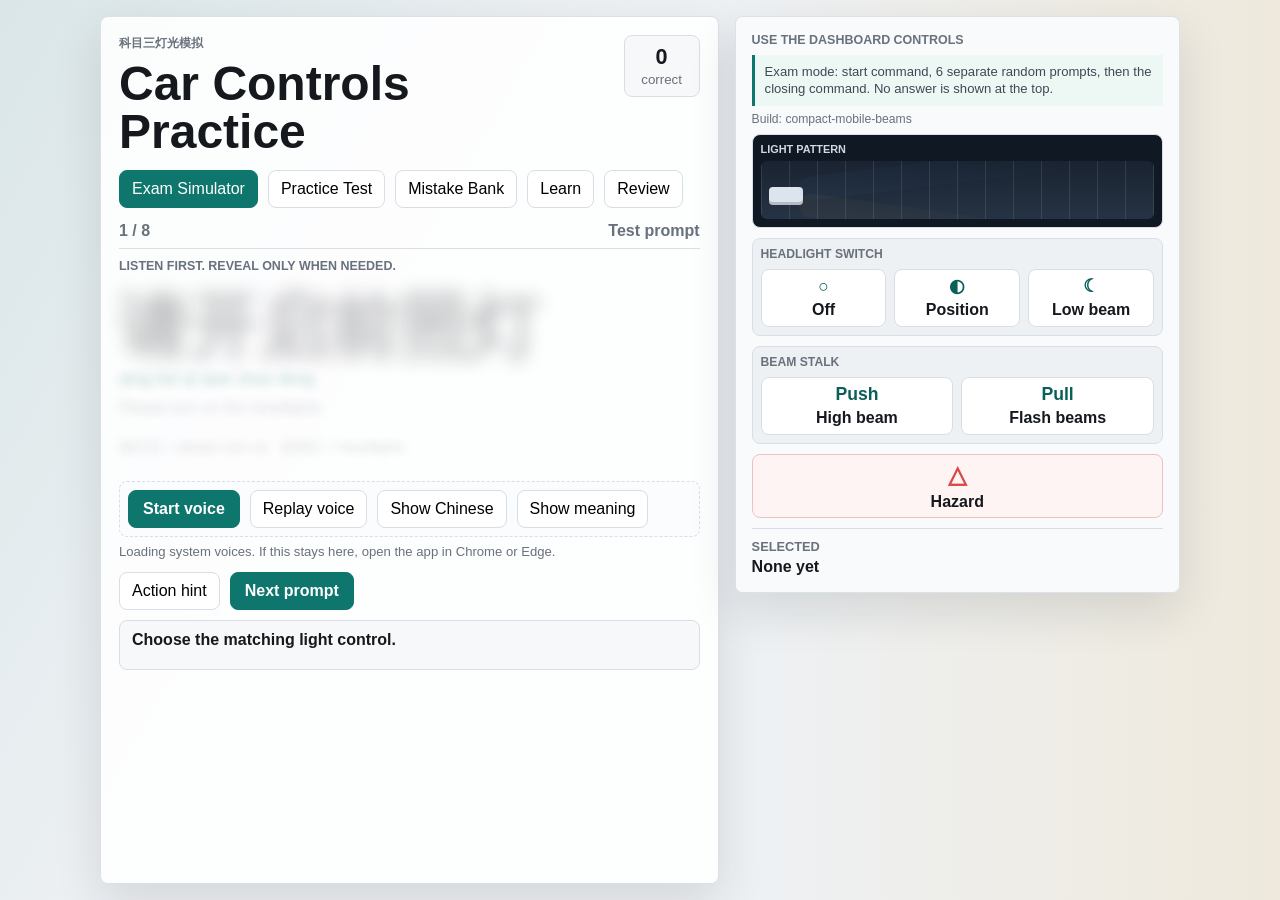
<file: index.html>
<!doctype html>
<html lang="en">
  <head>
    <meta charset="UTF-8" />
    <meta name="viewport" content="width=device-width, initial-scale=1.0" />
    <title>Chinese Night Lights Practice - Car Controls</title>
    <link rel="stylesheet" href="./styles.css" />
  </head>
  <body>
    <main class="app-shell">
      <section class="practice-panel" aria-labelledby="app-title">
        <div class="topbar">
          <div>
            <p class="eyebrow">科目三灯光模拟</p>
            <h1 id="app-title">Car Controls Practice</h1>
          </div>
          <div class="score-box" aria-live="polite">
            <span id="score">0</span>
            <small>correct</small>
          </div>
        </div>

        <div class="mode-row" role="group" aria-label="Practice mode">
          <button class="mode-button active" data-mode="exam" type="button">Exam Simulator</button>
          <button class="mode-button" data-mode="practice" type="button">Practice Test</button>
          <button class="mode-button" data-mode="mistakes" type="button">Mistake Bank</button>
          <button class="mode-button" data-mode="learn" type="button">Learn</button>
          <button class="mode-button" data-mode="review" type="button">Review</button>
        </div>

        <section class="prompt-area" id="quiz-view">
          <div class="prompt-meta">
            <span id="counter">1 / 14</span>
            <span id="category">Low beam</span>
          </div>
          <p class="prompt-label" id="prompt-label">Listen first. Reveal only when needed.</p>
          <h2 id="chinese-prompt">请开启前照灯</h2>
          <p id="pinyin-helper">qing kai qi qian zhao deng</p>
          <p id="english-helper">Please turn on the headlights</p>
          <p id="breakdown-helper">请开启 = please turn on · 前照灯 = headlights</p>

          <div class="reveal-strip" aria-label="Prompt reveal controls">
            <button id="start-voice-button" class="primary-button" type="button">Start voice</button>
            <button id="test-english-button" class="secondary-button diagnostic-control" type="button">Test English sound</button>
            <button id="replay-button" class="secondary-button" type="button">Replay voice</button>
            <button id="show-chinese-button" class="secondary-button" type="button">Show Chinese</button>
            <button id="show-meaning-button" class="secondary-button" type="button">Show meaning</button>
          </div>
          <p class="voice-status" id="voice-status">Voice not started yet.</p>
          <p class="voice-list" id="voice-list" hidden></p>

          <div class="prompt-actions">
            <button id="speak-button" class="secondary-button" type="button">Hear Chinese</button>
            <button id="hint-button" class="secondary-button" type="button">Action hint</button>
            <button id="next-button" class="primary-button" type="button">Next prompt</button>
          </div>

          <div class="feedback" id="feedback" aria-live="polite"></div>
          <div class="inline-fail hidden" id="inline-fail">
            <strong>💀 Exam failed</strong>
            <span id="inline-fail-detail">One wrong light action ends the exam simulator.</span>
          </div>
        </section>

        <section class="learn-area hidden" id="learn-view">
          <h2>Learn the groups</h2>
          <div class="lesson-grid" id="lesson-grid"></div>
        </section>

        <section class="review-area hidden" id="review-view">
          <h2>Full Chinese version</h2>
          <div class="table-wrap">
            <table>
              <thead>
                <tr>
                  <th>No.</th>
                  <th>Chinese command</th>
                  <th>Pinyin</th>
                  <th>Meaning clue</th>
                  <th>Car action</th>
                </tr>
              </thead>
              <tbody id="review-table"></tbody>
            </table>
          </div>
        </section>

        <section class="mistakes-area hidden" id="mistakes-view">
          <div class="mistake-header">
            <div>
              <h2>Mistake Bank</h2>
              <p>Prompts you miss are collected here so you can drill them later.</p>
            </div>
            <div class="mistake-actions">
              <button id="drill-mistakes-button" class="primary-button" type="button">Drill mistakes</button>
              <button id="clear-mistakes-button" class="secondary-button" type="button">Clear stats</button>
            </div>
          </div>
          <div class="mistake-empty" id="mistake-empty">No mistakes saved yet. Miss one in Exam Simulator or Practice Test and it will appear here.</div>
          <div class="table-wrap" id="mistake-table-wrap">
            <table>
              <thead>
                <tr>
                  <th>Misses</th>
                  <th>Chinese command</th>
                  <th>Pinyin</th>
                  <th>Correct action</th>
                  <th>Last wrong choice</th>
                </tr>
              </thead>
              <tbody id="mistake-table"></tbody>
            </table>
          </div>
        </section>
      </section>

      <aside class="car-panel" aria-label="Car light controls">
        <div class="dashboard">
          <p class="panel-label">Use the dashboard controls</p>
          <div class="training-note" id="training-note">
            Exam mode: start command, 6 separate random prompts, then closing command.
          </div>
          <div class="version-note">Build: compact-mobile-beams</div>
          <div class="cockpit" id="answers" aria-label="Car controls answer area">
            <div class="control-console">
              <div class="light-preview" aria-hidden="true">
                <span class="preview-label">Light pattern</span>
                <div class="beam-stage">
                  <span class="beam-ray low-ray"></span>
                  <span class="beam-ray high-ray"></span>
                  <span class="hazard-pulse"></span>
                </div>
              </div>

              <div class="switch-cluster" aria-label="Headlight rotary switch">
                <span class="cluster-label">Headlight switch</span>
                <button class="car-control dial-option" type="button" data-action="off" data-control="off">
                  <span>○</span>
                  <strong>Off</strong>
                </button>
                <button class="car-control dial-option" type="button" data-control="position">
                  <span>◐</span>
                  <strong>Position</strong>
                </button>
                <button class="car-control dial-option" type="button" data-action="low" data-control="low">
                  <span>☾</span>
                  <strong>Low beam</strong>
                </button>
              </div>

              <div class="stalk-cluster" aria-label="Steering column stalk">
                <span class="cluster-label">Beam stalk</span>
                <button class="car-control stalk-option" type="button" data-action="high" data-control="high">
                  <span>Push</span>
                  <strong>High beam</strong>
                </button>
                <button class="car-control stalk-option" type="button" data-action="flash" data-control="flash">
                  <span>Pull</span>
                  <strong>Flash beams</strong>
                </button>
              </div>

              <button class="car-control hazard-button" type="button" data-control="hazard" aria-label="Hazard warning lights">
                <span>△</span>
                <strong>Hazard</strong>
              </button>
            </div>
          </div>
          <div class="current-action">
            <span>Selected</span>
            <strong id="selected-action">None yet</strong>
          </div>
        </div>
      </aside>
    </main>

    <div class="fail-overlay hidden" id="fail-overlay" role="dialog" aria-modal="true" aria-labelledby="fail-title">
      <div class="fail-modal">
        <div class="fail-face" aria-hidden="true">💀</div>
        <p class="eyebrow">Exam failed instantly</p>
        <h2 id="fail-title">灯光考试寄了</h2>
        <p id="fail-detail">One wrong light action ends the exam simulator.</p>
        <div class="fail-actions">
          <button id="retry-exam-button" class="primary-button" type="button">Retry exam</button>
          <button id="study-after-fail-button" class="secondary-button" type="button">Study this one</button>
        </div>
      </div>
    </div>

    <script src="./app.js?v=20260603-compact-mobile-beams"></script>
  </body>
</html>
</file>
<file: styles.css>
:root {
  color-scheme: light;
  --ink: #15181d;
  --muted: #69717d;
  --line: #d9dee6;
  --panel: #f7f8fa;
  --white: #ffffff;
  --accent: #0f766e;
  --accent-strong: #0b5f59;
  --amber: #f2b84b;
  --blue: #3b82f6;
  --red: #d94747;
  --green-soft: #dff4ed;
  --red-soft: #fbe3e3;
}

* {
  box-sizing: border-box;
}

body {
  margin: 0;
  min-height: 100vh;
  font-family: Inter, "Segoe UI", Arial, sans-serif;
  color: var(--ink);
  background:
    linear-gradient(120deg, rgba(15, 118, 110, 0.09), transparent 36%),
    linear-gradient(270deg, rgba(242, 184, 75, 0.14), transparent 42%),
    #eef1f4;
}

button {
  font: inherit;
}

.app-shell {
  display: grid;
  grid-template-columns: minmax(0, 1fr) minmax(320px, 0.72fr);
  gap: 16px;
  width: min(1080px, calc(100% - 24px));
  min-height: 100svh;
  margin: 0 auto;
  padding: 16px 0;
  align-items: stretch;
}

.practice-panel,
.car-panel {
  background: rgba(255, 255, 255, 0.88);
  border: 1px solid rgba(217, 222, 230, 0.9);
  border-radius: 8px;
  box-shadow: 0 18px 48px rgba(20, 27, 36, 0.12);
}

.practice-panel {
  padding: 18px;
  display: flex;
  flex-direction: column;
  gap: 14px;
}

.topbar {
  display: flex;
  align-items: flex-start;
  justify-content: space-between;
  gap: 20px;
}

.eyebrow,
.prompt-label,
.panel-label {
  margin: 0 0 8px;
  color: var(--muted);
  font-size: 0.78rem;
  letter-spacing: 0;
  text-transform: uppercase;
  font-weight: 700;
}

h1,
h2,
p {
  margin-top: 0;
}

h1 {
  margin-bottom: 0;
  font-size: clamp(1.55rem, 4vw, 3rem);
  line-height: 1;
  letter-spacing: 0;
}

.score-box {
  min-width: 76px;
  padding: 8px 10px;
  border: 1px solid var(--line);
  border-radius: 8px;
  background: var(--panel);
  text-align: center;
}

.score-box span {
  display: block;
  font-size: 1.35rem;
  font-weight: 800;
}

.score-box small {
  color: var(--muted);
}

.mode-row,
.prompt-actions,
.reveal-strip {
  display: flex;
  flex-wrap: wrap;
  gap: 10px;
}

.mode-button,
.secondary-button,
.primary-button,
.answer-button,
.car-control {
  border: 1px solid var(--line);
  border-radius: 8px;
  min-height: 38px;
  cursor: pointer;
  transition: transform 160ms ease, border-color 160ms ease, background 160ms ease;
}

.mode-button,
.secondary-button {
  background: var(--white);
  padding: 0 12px;
}

.mode-button.active,
.primary-button {
  background: var(--accent);
  border-color: var(--accent);
  color: white;
}

.primary-button {
  padding: 0 14px;
  font-weight: 750;
}

.mode-button:hover,
.secondary-button:hover,
.primary-button:hover,
.answer-button:hover,
.car-control:hover {
  transform: translateY(-1px);
}

button:disabled {
  cursor: not-allowed;
  opacity: 0.48;
  transform: none;
}

.prompt-area {
  display: grid;
  gap: 10px;
  align-content: start;
  min-height: 0;
}

.prompt-area.listening #chinese-prompt {
  color: transparent;
  text-shadow: 0 0 18px rgba(21, 24, 29, 0.28);
  user-select: none;
}

.prompt-area.listening #english-helper {
  color: transparent;
  text-shadow: 0 0 10px rgba(105, 113, 125, 0.24);
  user-select: none;
}

.prompt-meta {
  display: flex;
  justify-content: space-between;
  gap: 12px;
  padding-bottom: 8px;
  border-bottom: 1px solid var(--line);
  color: var(--muted);
  font-weight: 700;
}

#chinese-prompt {
  max-width: 780px;
  margin-bottom: 0;
  font-size: clamp(2rem, 5.5vw, 4.8rem);
  line-height: 1.03;
  letter-spacing: 0;
}

#english-helper {
  min-height: 1.2rem;
  color: var(--muted);
  font-size: 0.98rem;
}

#pinyin-helper {
  min-height: 1.1rem;
  margin-top: -6px;
  margin-bottom: 0;
  color: #0f766e;
  font-size: 0.98rem;
  font-weight: 750;
  line-height: 1.35;
}

#breakdown-helper {
  min-height: 1.2rem;
  margin-top: -6px;
  color: #3f4854;
  font-size: 0.9rem;
  line-height: 1.35;
}

.feedback {
  min-height: 50px;
  padding: 10px 12px;
  border: 1px solid var(--line);
  border-radius: 8px;
  background: var(--panel);
  font-weight: 700;
}

.reveal-strip {
  padding: 8px;
  border: 1px dashed var(--line);
  border-radius: 8px;
  background: #fbfcfd;
}

.voice-status {
  min-height: 1rem;
  margin: -4px 0 0;
  color: var(--muted);
  font-size: 0.82rem;
  line-height: 1.4;
}

.voice-status.ready {
  color: #0d5f43;
}

.voice-status.problem {
  color: #8e2424;
}

.voice-list {
  display: none;
}

.diagnostic-control {
  display: none;
}

.feedback.correct {
  border-color: #8ed6bd;
  background: var(--green-soft);
  color: #0d5f43;
}

.feedback.wrong {
  border-color: #f0aaaa;
  background: var(--red-soft);
  color: #8e2424;
}

.inline-fail {
  display: grid;
  gap: 6px;
  padding: 10px 12px;
  border: 2px solid #e05c5c;
  border-radius: 8px;
  background: #fff0f0;
  color: #8e2424;
  animation: failPop 220ms ease-out;
}

.inline-fail.hidden {
  display: none;
}

.inline-fail strong {
  font-size: 1.35rem;
}

.car-panel {
  overflow: hidden;
  align-self: start;
}

.dashboard {
  padding: 16px;
  background: #f9fafb;
}

.control-grid {
  display: grid;
  grid-template-columns: 1fr;
  gap: 10px;
}

.cockpit {
  display: block;
}

.control-console {
  display: grid;
  gap: 10px;
}

.light-preview {
  display: grid;
  gap: 6px;
  padding: 8px;
  border: 1px solid var(--line);
  border-radius: 8px;
  background: #101824;
}

.preview-label {
  color: #cfd8e3;
  font-size: 0.68rem;
  font-weight: 800;
  text-transform: uppercase;
}

.beam-stage {
  position: relative;
  height: 58px;
  overflow: hidden;
  border-radius: 6px;
  background:
    linear-gradient(90deg, rgba(255, 255, 255, 0.1) 0 1px, transparent 1px) 0 0 / 28px 100%,
    linear-gradient(180deg, #192331 0%, #263344 100%);
}

.beam-stage::before {
  content: "";
  position: absolute;
  left: 8px;
  bottom: 14px;
  width: 34px;
  height: 18px;
  border-radius: 4px;
  background: #dce4ee;
  box-shadow: inset 0 -3px 0 rgba(21, 24, 29, 0.2);
}

.beam-ray {
  position: absolute;
  left: 38px;
  width: 78%;
  height: 24px;
  border-radius: 999px;
  transform-origin: left center;
  transition: opacity 180ms ease, transform 180ms ease, filter 180ms ease;
}

.low-ray {
  top: 31px;
  background: linear-gradient(90deg, rgba(242, 184, 75, 0.8), rgba(242, 184, 75, 0));
  transform: rotate(8deg);
}

.high-ray {
  top: 17px;
  background: linear-gradient(90deg, rgba(90, 152, 255, 0.82), rgba(90, 152, 255, 0));
  opacity: 0;
  transform: rotate(-7deg) scaleX(0.92);
}

.hazard-pulse {
  position: absolute;
  right: 14px;
  bottom: 9px;
  width: 14px;
  height: 14px;
  border: 2px solid #ff7373;
  transform: rotate(45deg);
  opacity: 0;
}

.car-panel.high .low-ray,
.car-panel.flash .low-ray {
  opacity: 0.28;
}

.car-panel.high .high-ray {
  opacity: 1;
  filter: drop-shadow(0 0 10px rgba(90, 152, 255, 0.4));
  transform: rotate(-8deg) scaleX(1.06);
}

.car-panel.flash .high-ray {
  animation: beamFlash 620ms ease-in-out infinite alternate;
}

.car-panel.parking .low-ray {
  opacity: 0.22;
}

.car-panel.parking .hazard-pulse {
  animation: hazardPulse 760ms ease-in-out infinite;
}

.car-panel.off .low-ray,
.car-panel.off .high-ray {
  opacity: 0.05;
}

@keyframes beamFlash {
  from {
    opacity: 0.18;
    transform: rotate(8deg) scaleX(0.86);
  }
  to {
    opacity: 1;
    filter: drop-shadow(0 0 10px rgba(90, 152, 255, 0.5));
    transform: rotate(-8deg) scaleX(1.06);
  }
}

@keyframes hazardPulse {
  0%,
  100% {
    opacity: 0.18;
    box-shadow: none;
  }
  50% {
    opacity: 1;
    box-shadow: 0 0 14px rgba(255, 115, 115, 0.75);
  }
}

.switch-cluster,
.stalk-cluster {
  display: grid;
  grid-template-columns: repeat(3, minmax(0, 1fr));
  gap: 8px;
  padding: 8px;
  border: 1px solid var(--line);
  border-radius: 8px;
  background: #edf1f4;
}

.stalk-cluster {
  grid-template-columns: repeat(2, minmax(0, 1fr));
}

.cluster-label {
  grid-column: 1 / -1;
  color: var(--muted);
  font-size: 0.76rem;
  font-weight: 800;
  text-transform: uppercase;
}

.car-control {
  display: grid;
  gap: 4px;
  place-items: center;
  min-height: 58px;
  padding: 6px;
  background: var(--white);
  color: var(--ink);
}

.car-control.selected,
.car-control.armed {
  border-color: var(--accent);
  box-shadow: 0 0 0 3px rgba(15, 118, 110, 0.16);
}

.car-control span {
  color: var(--accent-strong);
  font-size: 1.1rem;
  font-weight: 900;
}

.car-control strong {
  line-height: 1.15;
  text-align: center;
}

.hazard-button {
  min-height: 58px;
  border-color: #f0c0c0;
  background: #fff4f4;
}

.hazard-button span {
  color: var(--red);
  font-size: 1.5rem;
}

.training-note {
  margin-bottom: 8px;
  padding: 8px 10px;
  border-left: 3px solid var(--accent);
  color: #3f4854;
  background: #edf8f5;
  font-size: 0.82rem;
  line-height: 1.32;
}

.version-note {
  margin: -2px 0 8px;
  color: var(--muted);
  font-size: 0.76rem;
}

.answer-button {
  display: grid;
  grid-template-columns: 42px minmax(0, 1fr);
  gap: 10px;
  align-items: center;
  min-height: 64px;
  padding: 10px 12px;
  background: var(--white);
  text-align: left;
}

.answer-button.selected {
  border-color: var(--accent);
  box-shadow: 0 0 0 3px rgba(15, 118, 110, 0.16);
}

.control-icon {
  display: grid;
  place-items: center;
  width: 42px;
  height: 42px;
  border-radius: 8px;
  background: #edf1f4;
  color: var(--accent-strong);
  font-weight: 900;
}

.answer-button strong {
  display: block;
  line-height: 1.15;
}

.answer-button small {
  display: block;
  color: var(--muted);
  margin-top: 4px;
}

.current-action {
  margin-top: 10px;
  padding-top: 10px;
  border-top: 1px solid var(--line);
}

.current-action span {
  display: block;
  color: var(--muted);
  font-size: 0.8rem;
  font-weight: 700;
  text-transform: uppercase;
}

.current-action strong {
  display: block;
  margin-top: 4px;
}

.lesson-grid {
  display: grid;
  grid-template-columns: repeat(2, minmax(0, 1fr));
  gap: 14px;
}

.lesson {
  border-top: 3px solid var(--accent);
  padding: 14px 0 0;
}

.lesson h3 {
  margin: 0 0 8px;
}

.lesson ul {
  margin: 0;
  padding-left: 20px;
  color: var(--muted);
}

.table-wrap {
  overflow-x: auto;
}

table {
  width: 100%;
  border-collapse: collapse;
  font-size: 0.94rem;
}

th,
td {
  padding: 12px 10px;
  border-bottom: 1px solid var(--line);
  text-align: left;
  vertical-align: top;
}

th {
  color: var(--muted);
  font-size: 0.78rem;
  text-transform: uppercase;
}

.mistake-header {
  display: flex;
  justify-content: space-between;
  align-items: flex-start;
  gap: 18px;
  margin-bottom: 18px;
}

.mistake-header h2 {
  margin-bottom: 6px;
}

.mistake-header p {
  margin-bottom: 0;
  color: var(--muted);
}

.mistake-actions {
  display: flex;
  flex-wrap: wrap;
  gap: 10px;
  justify-content: flex-end;
}

.mistake-empty {
  padding: 16px;
  border: 1px dashed var(--line);
  border-radius: 8px;
  background: #fbfcfd;
  color: var(--muted);
}

.hidden {
  display: none;
}

.fail-overlay {
  position: fixed;
  inset: 0;
  z-index: 20;
  display: grid;
  place-items: center;
  padding: 24px;
  background: rgba(10, 14, 20, 0.72);
  backdrop-filter: blur(8px);
}

.fail-overlay.hidden {
  display: none;
}

.fail-modal {
  width: min(520px, 100%);
  padding: 30px;
  border: 2px solid #ffb4b4;
  border-radius: 8px;
  background: #fff7f7;
  box-shadow: 0 26px 80px rgba(0, 0, 0, 0.34);
  text-align: center;
  animation: failPop 220ms ease-out;
}

.fail-face {
  margin-bottom: 12px;
  font-size: clamp(4.5rem, 18vw, 8rem);
  line-height: 1;
}

.fail-modal h2 {
  margin-bottom: 10px;
  color: #9d1f1f;
  font-size: clamp(2rem, 7vw, 4.8rem);
  line-height: 0.96;
}

.fail-modal p {
  color: #5e2830;
}

.fail-actions {
  display: flex;
  justify-content: center;
  flex-wrap: wrap;
  gap: 10px;
  margin-top: 22px;
}

@keyframes failPop {
  from {
    opacity: 0;
    transform: translateY(18px) scale(0.94);
  }
  to {
    opacity: 1;
    transform: translateY(0) scale(1);
  }
}

@media (max-width: 880px) {
  body {
    background: #eef1f4;
  }

  .app-shell {
    grid-template-columns: 1fr;
    gap: 8px;
    width: min(100% - 12px, 520px);
    padding: 6px 0;
  }

  .topbar {
    align-items: center;
    gap: 8px;
  }

  .eyebrow {
    display: none;
  }

  .practice-panel {
    gap: 8px;
    padding: 10px;
  }

  h1 {
    font-size: 1.35rem;
  }

  .score-box {
    min-width: 58px;
    padding: 5px 8px;
  }

  .score-box span {
    font-size: 1.05rem;
  }

  .score-box small {
    font-size: 0.68rem;
  }

  .mode-row {
    display: grid;
    grid-template-columns: repeat(5, minmax(0, 1fr));
    gap: 4px;
  }

  .mode-button {
    min-height: 34px;
    padding: 0 4px;
    font-size: 0.72rem;
    line-height: 1.05;
  }

  .prompt-area {
    gap: 6px;
  }

  .prompt-meta {
    padding-bottom: 4px;
    font-size: 0.78rem;
  }

  .prompt-label {
    margin-bottom: 0;
    font-size: 0.68rem;
  }

  #chinese-prompt {
    font-size: clamp(1.65rem, 9vw, 2.7rem);
    line-height: 1.04;
  }

  #pinyin-helper,
  #english-helper {
    min-height: 0.95rem;
    font-size: 0.82rem;
    line-height: 1.18;
  }

  #breakdown-helper {
    display: none;
  }

  .reveal-strip,
  .prompt-actions {
    gap: 5px;
  }

  .reveal-strip {
    padding: 6px;
  }

  .secondary-button,
  .primary-button {
    min-height: 34px;
    padding: 0 8px;
    font-size: 0.78rem;
  }

  .voice-status {
    min-height: 0.85rem;
    font-size: 0.72rem;
  }

  .feedback {
    min-height: 36px;
    padding: 7px 9px;
    font-size: 0.78rem;
  }

  .lesson-grid {
    grid-template-columns: 1fr;
  }

  .mistake-header {
    flex-direction: column;
  }

  .mistake-actions {
    width: 100%;
    justify-content: flex-start;
  }

  .car-panel,
  .practice-panel {
    border-radius: 8px;
    box-shadow: 0 8px 24px rgba(20, 27, 36, 0.08);
  }

  .dashboard {
    padding: 9px;
  }

  .panel-label,
  .training-note,
  .version-note,
  .current-action {
    display: none;
  }

  .control-console {
    gap: 6px;
  }

  .light-preview {
    gap: 4px;
    padding: 6px;
  }

  .preview-label {
    font-size: 0.62rem;
  }

  .beam-stage {
    height: 42px;
  }

  .beam-stage::before {
    left: 7px;
    bottom: 10px;
    width: 27px;
    height: 14px;
  }

  .beam-ray {
    left: 31px;
    height: 18px;
  }

  .low-ray {
    top: 22px;
  }

  .high-ray {
    top: 10px;
  }

  .hazard-pulse {
    right: 10px;
    bottom: 7px;
    width: 11px;
    height: 11px;
  }

  .switch-cluster,
  .stalk-cluster {
    gap: 5px;
    padding: 6px;
  }

  .cluster-label {
    font-size: 0.64rem;
  }

  .car-control,
  .hazard-button {
    min-height: 46px;
    padding: 4px;
  }

  .car-control span {
    font-size: 0.95rem;
  }

  .car-control strong {
    font-size: 0.74rem;
  }
}

@media (max-width: 560px) {
  .topbar {
    flex-direction: row;
  }

  .score-box {
    width: auto;
  }

  .prompt-actions button,
  .reveal-strip button {
    flex: 1 1 92px;
  }

  .prompt-actions {
    display: grid;
    grid-template-columns: repeat(3, minmax(0, 1fr));
  }
}
</file>
